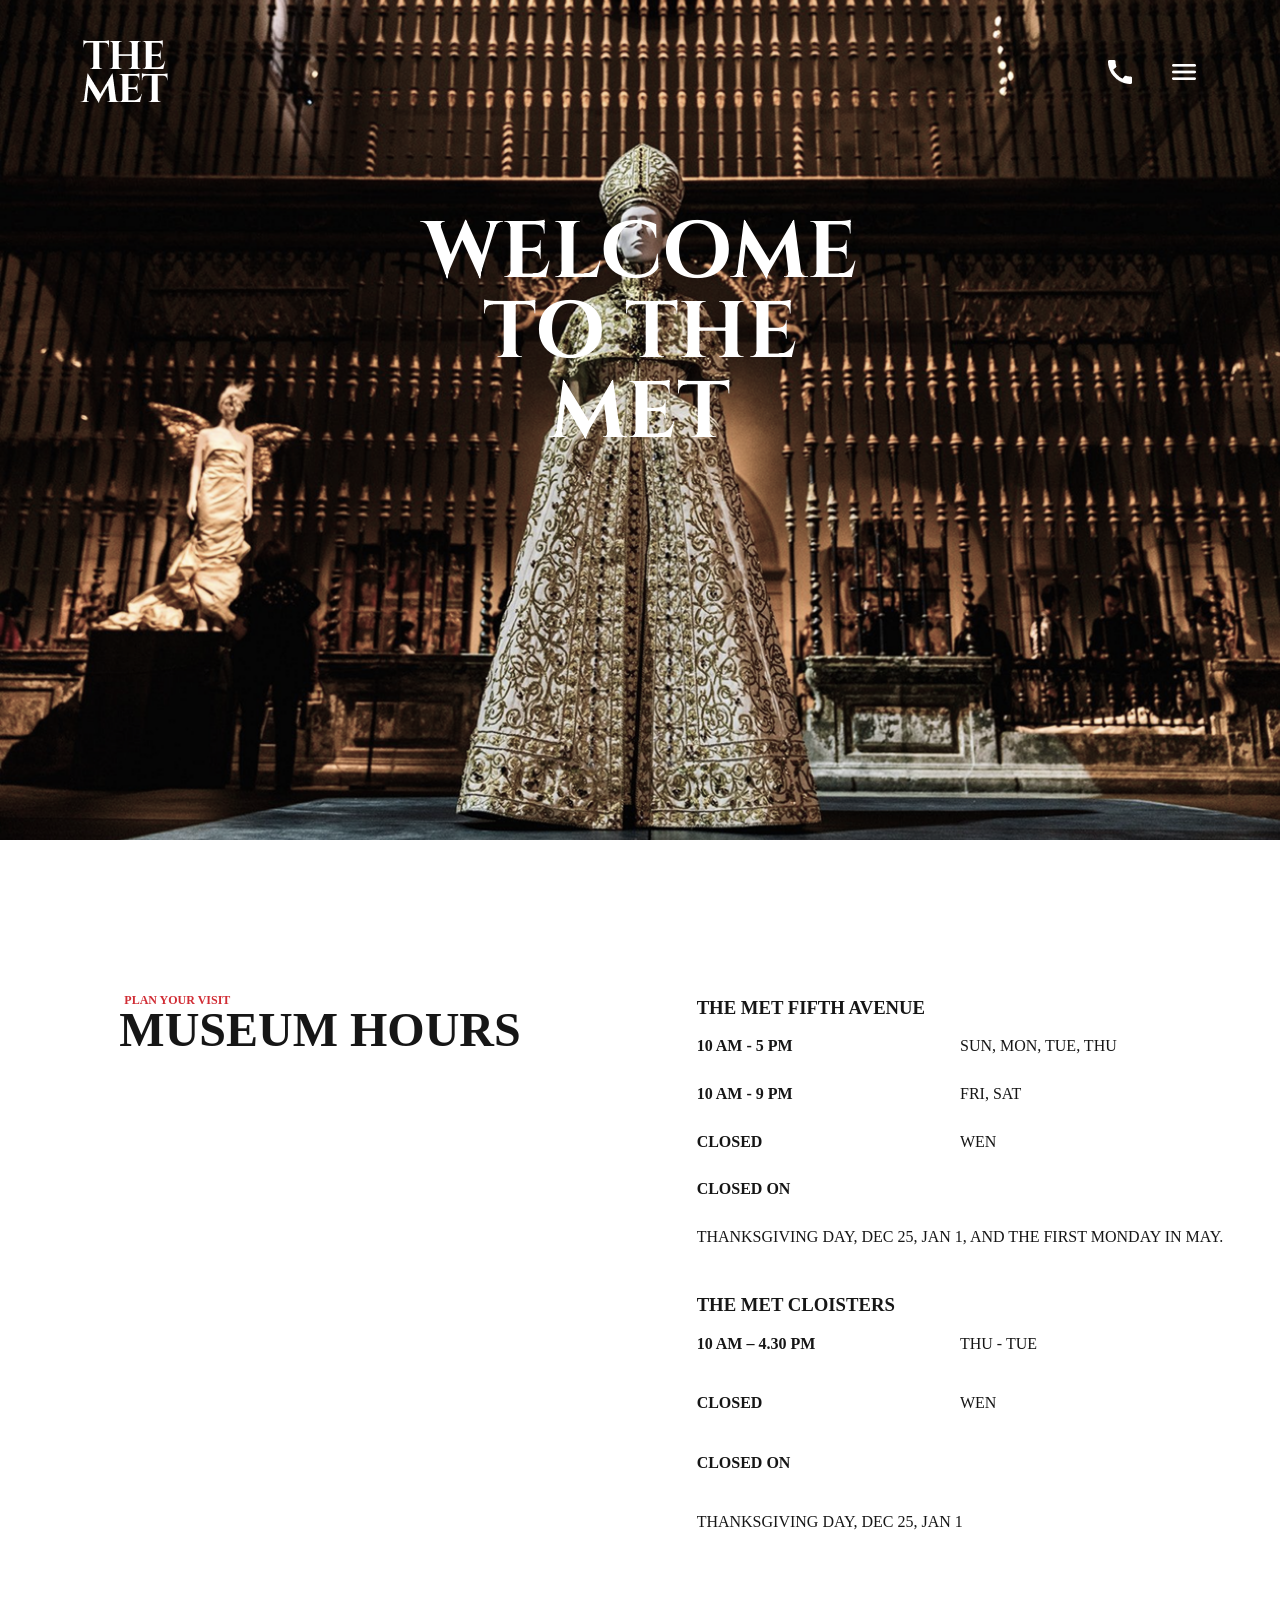
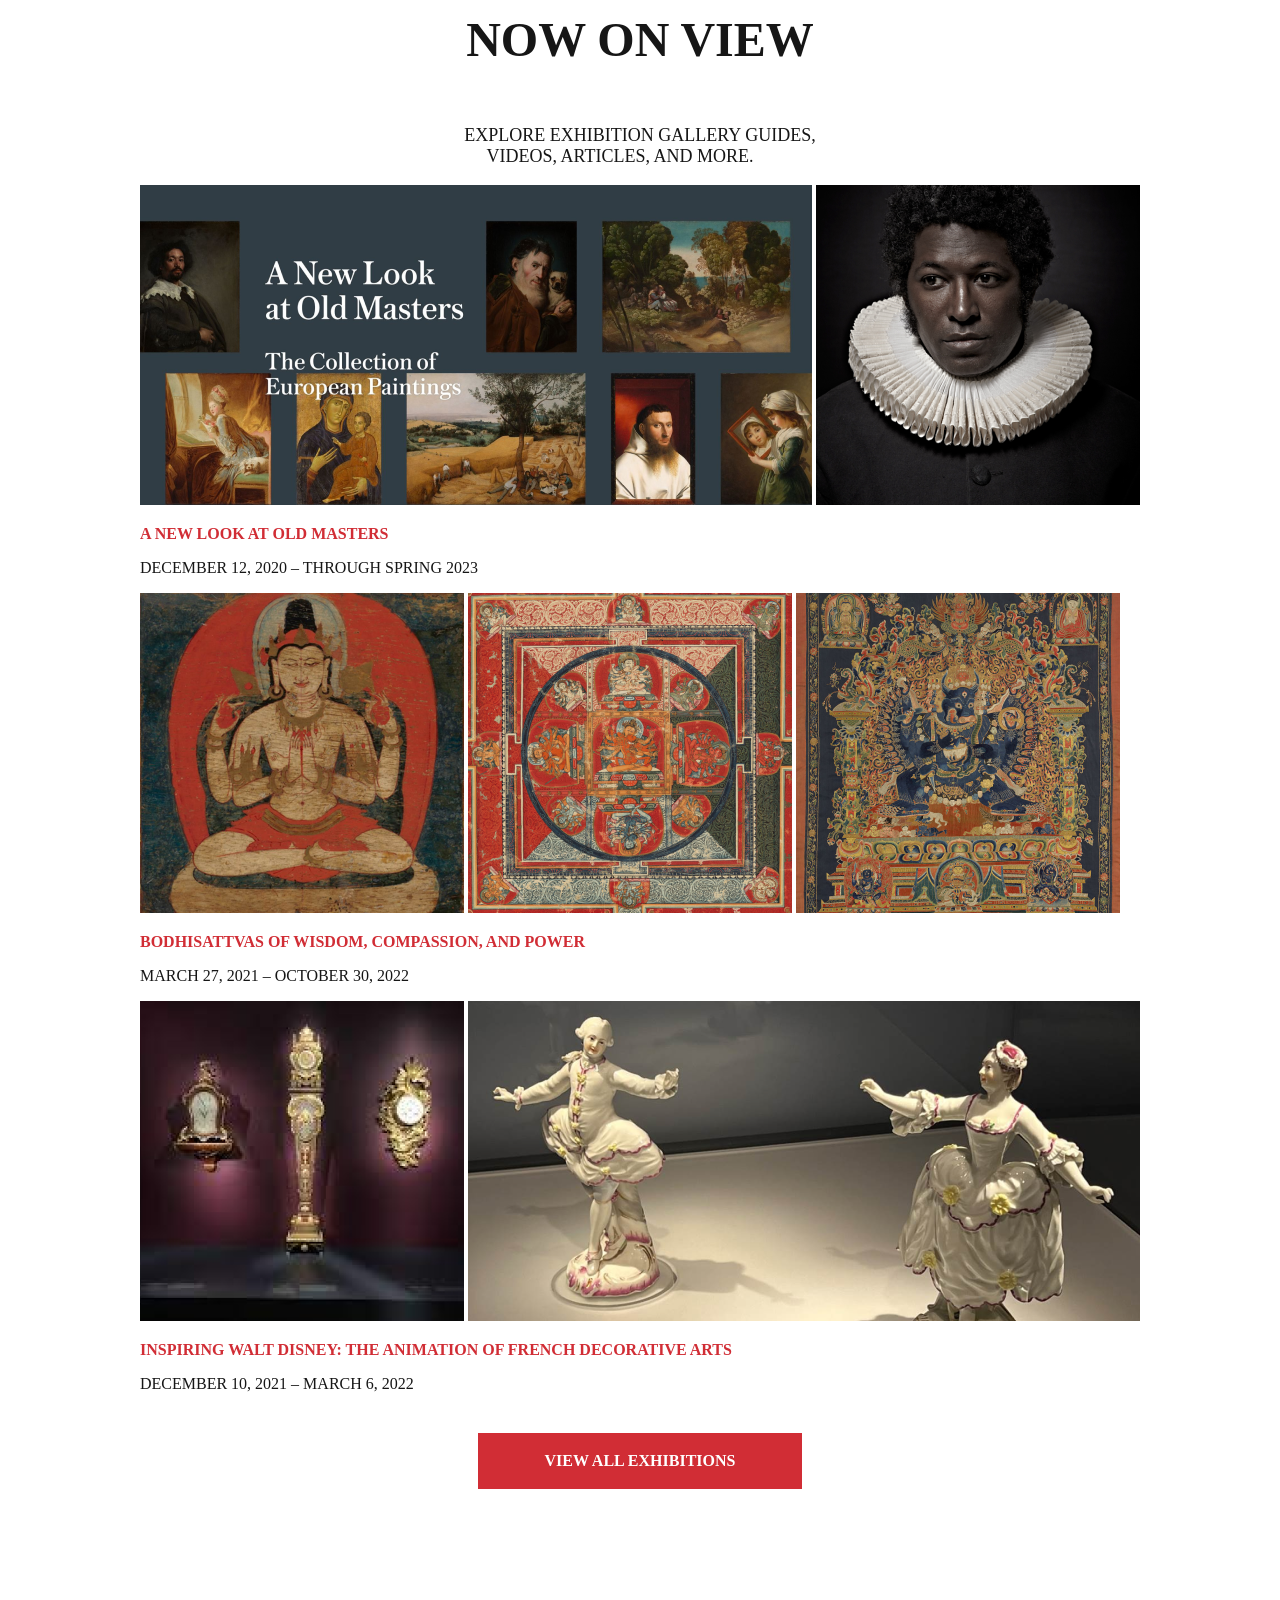
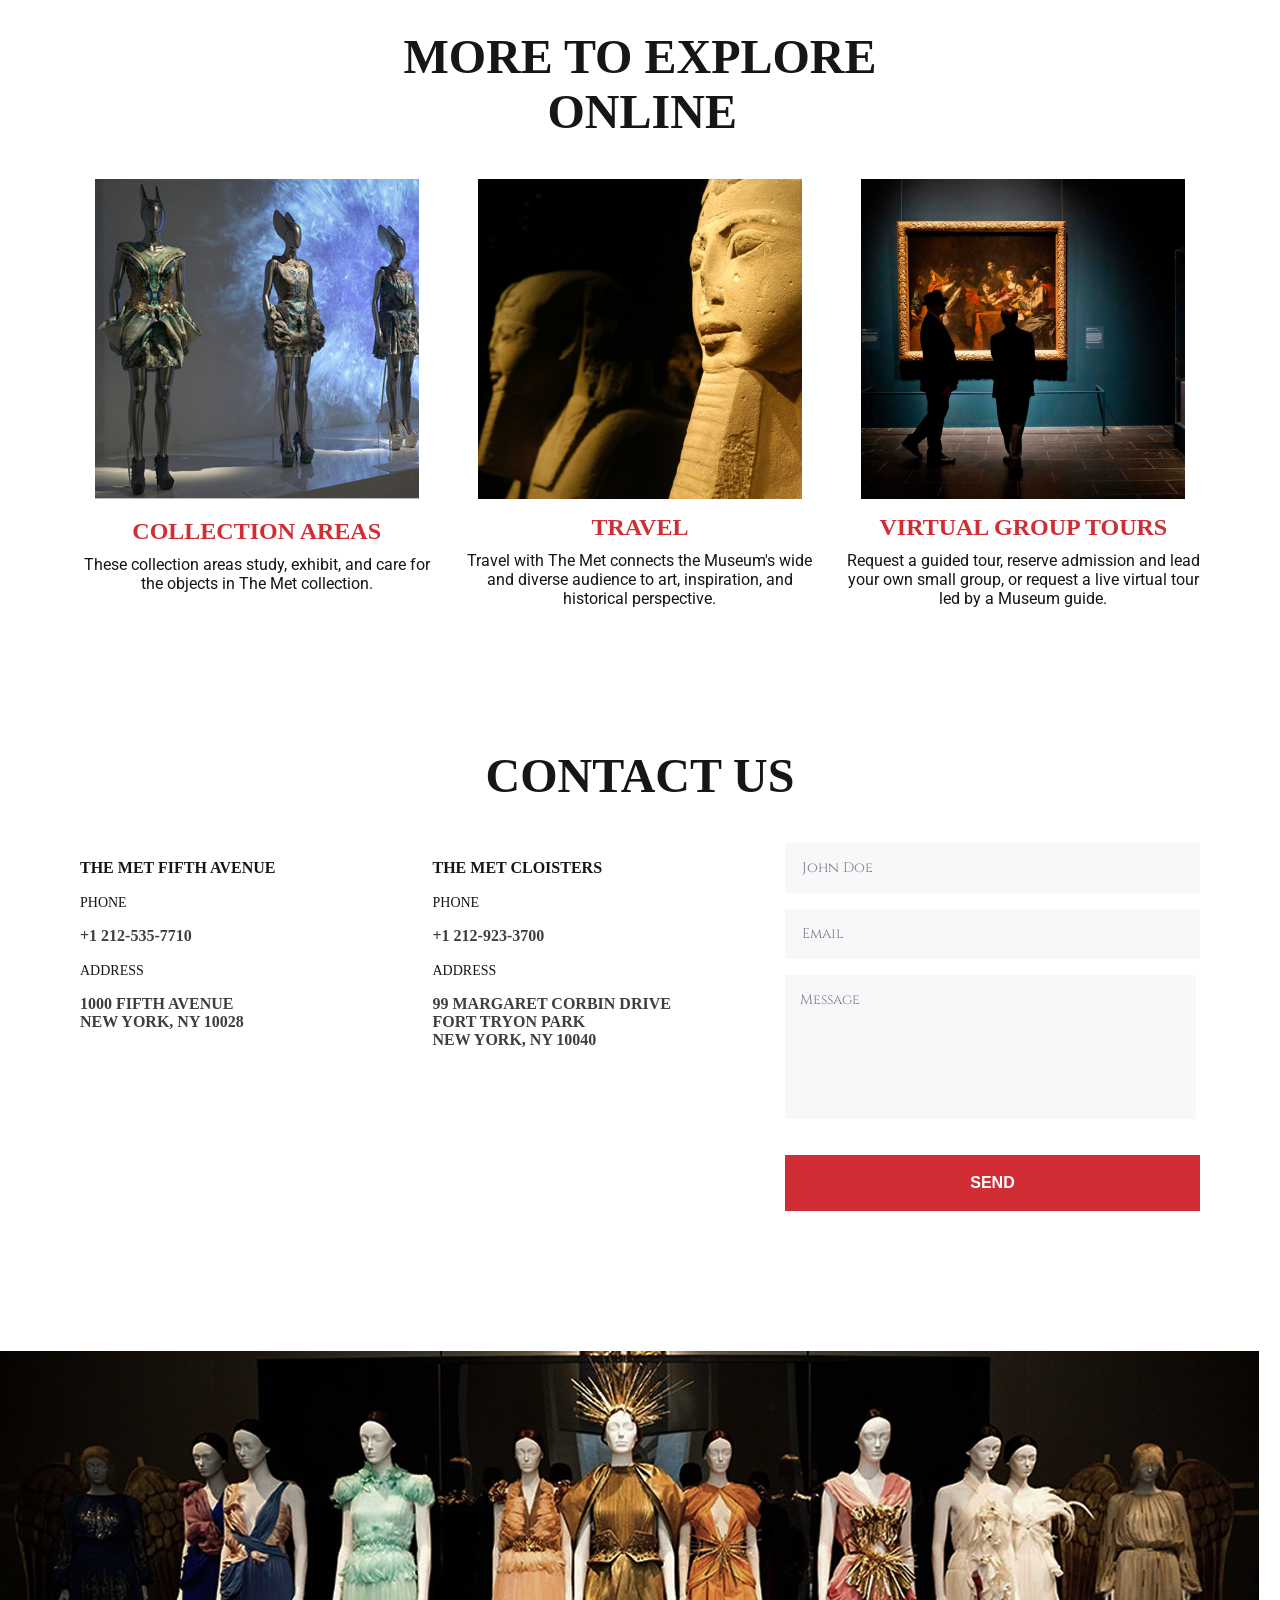
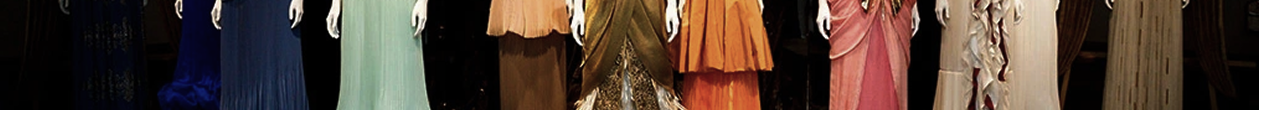
<file: index.html>
<!DOCTYPE html><html lang=en><meta charset=UTF-8><meta name=viewport content="width=device-width, initial-scale=1.0"><title>THE-MET</title><link rel=stylesheet href=layout_landing-page.43de2b45.css><link rel=preconnect href=https://fonts.googleapis.com><link rel=preconnect href=https://fonts.gstatic.com><link href="https://fonts.googleapis.com/css2?family=Cinzel:wght@400..900&amp;family=Roboto:ital,wght@0,100..900;1,100..900&amp;display=swap" rel=stylesheet><link rel=icon href=Logo.404f5e70.png><script src=layout_landing-page.810d2557.js defer></script><body class=page>
    <section class=hero id=hero>
      <header class=hero__header>
        <div class=hero__container>
          <div class=hero__container_logo>
            <a href=index.html class=hero__logo_link>
              <img src=Logo.404f5e70.png alt="The MET Logo" class=hero__logo>
            </a>
          </div>

          <div id=myNav class=hero__overlay>
            <div class=hero__overlay_content_container>
              <a class=hero__overlay_closebtn onclick=closeNav()>
                ×
              </a>

              <div class=hero__overlay_logo>
                <a href=index.html class=hero__logo_link>
                  <img src=Logo.404f5e70.png alt="The MET Logo" class="hero__logo hero__logo_overlay">
                </a>
              </div>
            </div>

            <div class=hero__overlay_content>
              <a href=#hero class=hero__link>
                Home
              </a>
              <a href=#opening class=hero__link>
                About us
              </a>
              <a href=#gallery class=hero__link>
                Gallery
              </a>
              <a href=#cards class=hero__link>
                Explore Online
              </a>
              <a href=#contacts class=hero__link>
                Contacts
              </a>
            </div>

            <div class=hero__overlay_contacts>
              <p class=hero__overlay_contacts_text>The Met Fifth Avenue</p>
              <a href=tel:+12125357710 class="hero__link hero__link_contacts hero__link_phone">
                +1 212-535-7710
              </a>
              <p class=hero__overlay_contacts_text>The Met Cloisters</p>
              <a href=tel:+12129233700 class="hero__link hero__link_contacts hero__link_email">
                +1 212-923-3700
              </a>
              <p class=hero__overlay_contacts_callOrder>Call to order</p>
            </div>
          </div>

          <div class=hero__nav>
            <span onmouseover=hoverBtn() class="call_btn hero__nav_link">
              <img class="hero__btn hero__btn_call" src=Icon-Phone-call.fa49567a.png alt="Menu Icon">
            </span>

            <span onclick=openNav() class=hero__nav_link>
              <a href=#myNav>
                <img class="hero__btn hero__btn_overlay" src=Icon-Burger-menu.7ca0a5cc.png alt="Menu Icon">
              </a>
            </span>
          </div>
        </div>
      </header>

      <div class=hero__text>
        <h1 class=hero__title>Welcome to The MET</h1>
      </div>
    </section>

    <section class=opening id=opening>
      <div class=opening__container>
        <div class=opening__text_main>
          <h2 class=opening__title>Museum Hours</h2>
          <span class=opening__title_span>Plan Your Visit</span>
        </div>

        <div class="opening__text_container opening__text_container-avenue">
          <h3 class=opening__text-avenue>The Met Fifth Avenue</h3>

          <div class="first opening__time">10 am - 5 pm</div>
          <div class="opening__time_text second">Sun, Mon, Tue, Thu</div>
          <div class="opening__time third">10 am - 9 pm</div>
          <div class="fourth opening__time_text">Fri, Sat</div>
          <div class="fifth opening__time">Closed</div>
          <div class="opening__time_text sixth">Wen</div>
          <div class="opening__time seventh">Closed on</div>
          <div class="eighth opening__time_text">
            Thanksgiving Day, Dec 25, Jan 1, and the first Monday in May.
          </div>
        </div>

        <div class="opening__text_container opening__text_container-cloisters">
          <h3 class="firstc opening__text">The Met Cloisters</h3>

          <div class="opening__time secondc">10 am – 4.30 pm</div>
          <div class="opening__time_text thirdc">Thu - Tue</div>
          <div class="fourthc opening__time">Closed</div>
          <div class="fifthc opening__time_text">Wen</div>
          <div class="opening__time sixthc">Closed on</div>
          <div class="opening__time_text seventhc">
            Thanksgiving Day, Dec 25, Jan 1
          </div>
        </div>
      </div>
    </section>

    <section class=gallery id=gallery>
      <div class=gallery__container>
        <h2 class=gallery__title>Now on view</h2>
        <p class=gallery__subtitle>
          Explore exhibition gallery guides,
          <br>
            videos, articles, and more.
        </p>

        <div class=gallery__grid>
          <div class="gallery__item gallery__item1">
            <div class=gallery__item1_left>
              <a href=#>
                <img src=1_photo.3bff90c4.png alt="Gallery Image 1" class="gallery__img img_1-l">
              </a>
            </div>

            <div class=gallery__item1_right>
              <img src=1_photo_right.db6d45d6.png alt="Gallery Image 1.2" class="gallery__img img_1-r">
            </div>

            <div class=gallery__img_text>
              <h3 class=gallery__img_title>A New Look at Old Masters</h3>
              <p class=gallery__img_description>
                December 12, 2020 – Through Spring 2023
              </p>
            </div>
          </div>

          <div class="gallery__item gallery__item2">
            <img src=2_photo_left.e77c26b8.png alt="Gallery Image 2" class="gallery__img img_1x">

            <img src=2_photo_center.1ca48dc0.png alt="Gallery Image 2.1" class="gallery__img img_1x">

            <img src=2_photo_right.e62effed.png alt="Gallery Image 2.2" class="gallery__img img_1x" id=inv-img>

            <div class=gallery__img_text>
              <h3 class=gallery__img_title>
                Bodhisattvas of Wisdom, Compassion, and Power
              </h3>
              <p class=gallery__img_description>
                March 27, 2021 – October 30, 2022
              </p>
            </div>
          </div>

          <div class="gallery__item gallery__item3">
            <div class=gallery__item3_left>
              <img src=3_photo_left.0efa8d58.png alt="Gallery Image 3" class="gallery__img img_1x img_3-l" id=mini-img>
            </div>

            <div class=gallery__item3_right>
              <img src=3_photo.bd3e09e6.png alt="Gallery Image 3" class="gallery__img img_2x img_3-r">
            </div>

            <div class=gallery__img_text>
              <h3 class=gallery__img_title>
                Inspiring Walt Disney: The Animation of French Decorative Arts
              </h3>
              <p class=gallery__img_description>
                December 10, 2021 – March 6, 2022
              </p>
            </div>
          </div>

          <div class=gallery__btn_container>
            <a href=# class=gallery__btn>
              View all exhibitions
            </a>
          </div>
        </div>
      </div>
    </section>

    <section class=cards id=cards>
      <h2 class=cards__title_main>
        More to Explore
        <br>
           online
      </h2>
      <div class=cards__container>
        <div class="cards__item cards__item1">
          <a href=#>
            <img src=1_person.e1bd8580.png alt="Card Image 1" class=cards__img>
          </a>
          <h3 class=cards__title>Collection Areas</h3>
          <p class=cards__text>
            These collection areas study, exhibit, and care for the objects in
            The Met collection.
          </p>
        </div>

        <div class="cards__item cards__item2">
          <img src=2_person.d234bd1d.png alt="Card Image 2" class=cards__img>
          <h3 class=cards__title>Travel</h3>
          <p class=cards__text>
            Travel with The Met connects the Museum's wide and diverse audience
            to art, inspiration, and historical perspective.
          </p>
        </div>

        <div class="cards__item cards__item3">
          <img src=3_person.ba8b8e15.png alt="Card Image 3" class=cards__img>
          <h3 class=cards__title>Virtual group tours</h3>
          <p class=cards__text>
            Request a guided tour, reserve admission and lead your own small
            group, or request a live virtual tour led by a Museum guide.
          </p>
        </div>
      </div>
    </section>

    <section class=contacts id=contacts>
      <div class=contacts__container>
        <div class=contacts__text_main>
          <h2 class=contacts__title>Contact us</h2>
        </div>

        <div class=contacts__address_container>
          <div class="contacts__address_item contacts__address_item-1">
            <h3 class=contacts__address_title>The Met Fifth Avenue</h3>
            <span class=contacts__title_span>Phone</span>
            <a href=tel:+12125357710 class=contacts__address_link>
              <h3 class=contacts__address_phone>+1 212-535-7710</h3>
            </a>
            <span class=contacts__title_span>Address</span>
            <a href=https://www.google.com/maps/place/1000+5th+Ave,+New+York,+NY+10028,+Spojen%C3%A9+%C5%A1t%C3%A1ty+americk%C3%A9/@40.7794366,-73.9658189,17z/ target=_blank>
              <p class=contacts__address_text>
                1000 Fifth Avenue
                <br>
                New York, NY 10028
              </p>
            </a>
          </div>

          <div class="contacts__address_item contacts__address_item-2">
            <h3 class=contacts__address_title>The Met Cloisters</h3>
            <span class=contacts__title_span>Phone</span>
            <a href=tel:+12129233700 class=contacts__address_link>
              <h3 class=contacts__address_phone>+1 212-923-3700</h3>
            </a>
            <span class=contacts__title_span>Address</span>
            <a href="https://www.google.com/maps/place/The+Met+Cloisters/@40.8648628,-73.9343023,17z/data=!3m1!4b1!4m6!3m5!1s0x89c2f40170f2a62b:0x9191e7fa95df29ad!8m2!3d40.8648628!4d-73.9317274!16zL20vMDFyczdi" target=_blank>
              <p class=contacts__address_text>
                99 Margaret Corbin Drive
                <br>
                Fort Tryon Park
                <br>
                New York, NY 10040
              </p>
            </a>
          </div>

          <div class=contacts__form_container>
            <form action=# class=contacts__form onsubmit="this.reset(); return false">
              <input class=contacts__input placeholder="John Doe" required>
              <input type=email class=contacts__input placeholder=Email required>
              <textarea class=contacts__textarea placeholder=Message required></textarea>
              <button class=contacts__btn>
                Send
              </button>
            </form>
          </div>
        </div>
      </div>
    </section>

    <footer class=footer>
      <div class=footer__container>
        <a href=index.html class=footer__logo_link>
          <img src=footer.8242631f.png alt="The MET Logo" class=footer__logo>
        </a>
      </div>
    </footer>
</file>
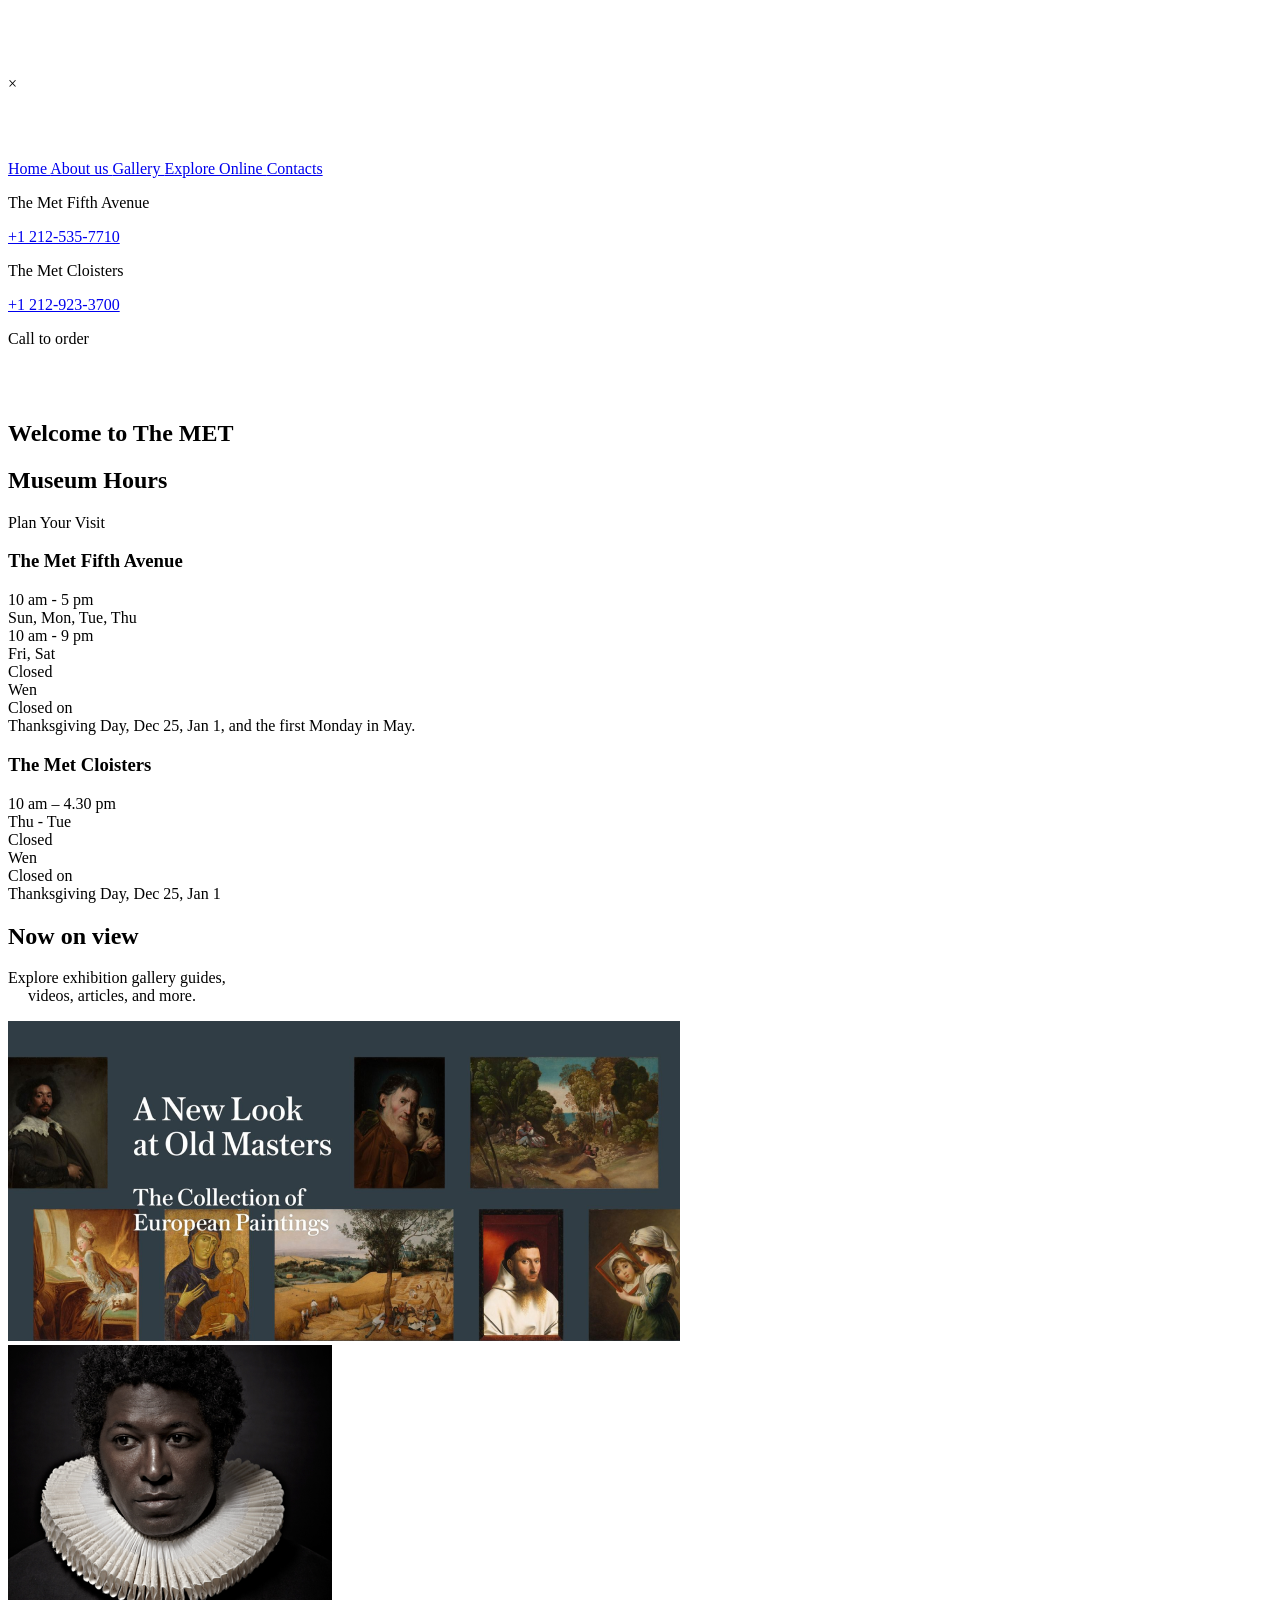
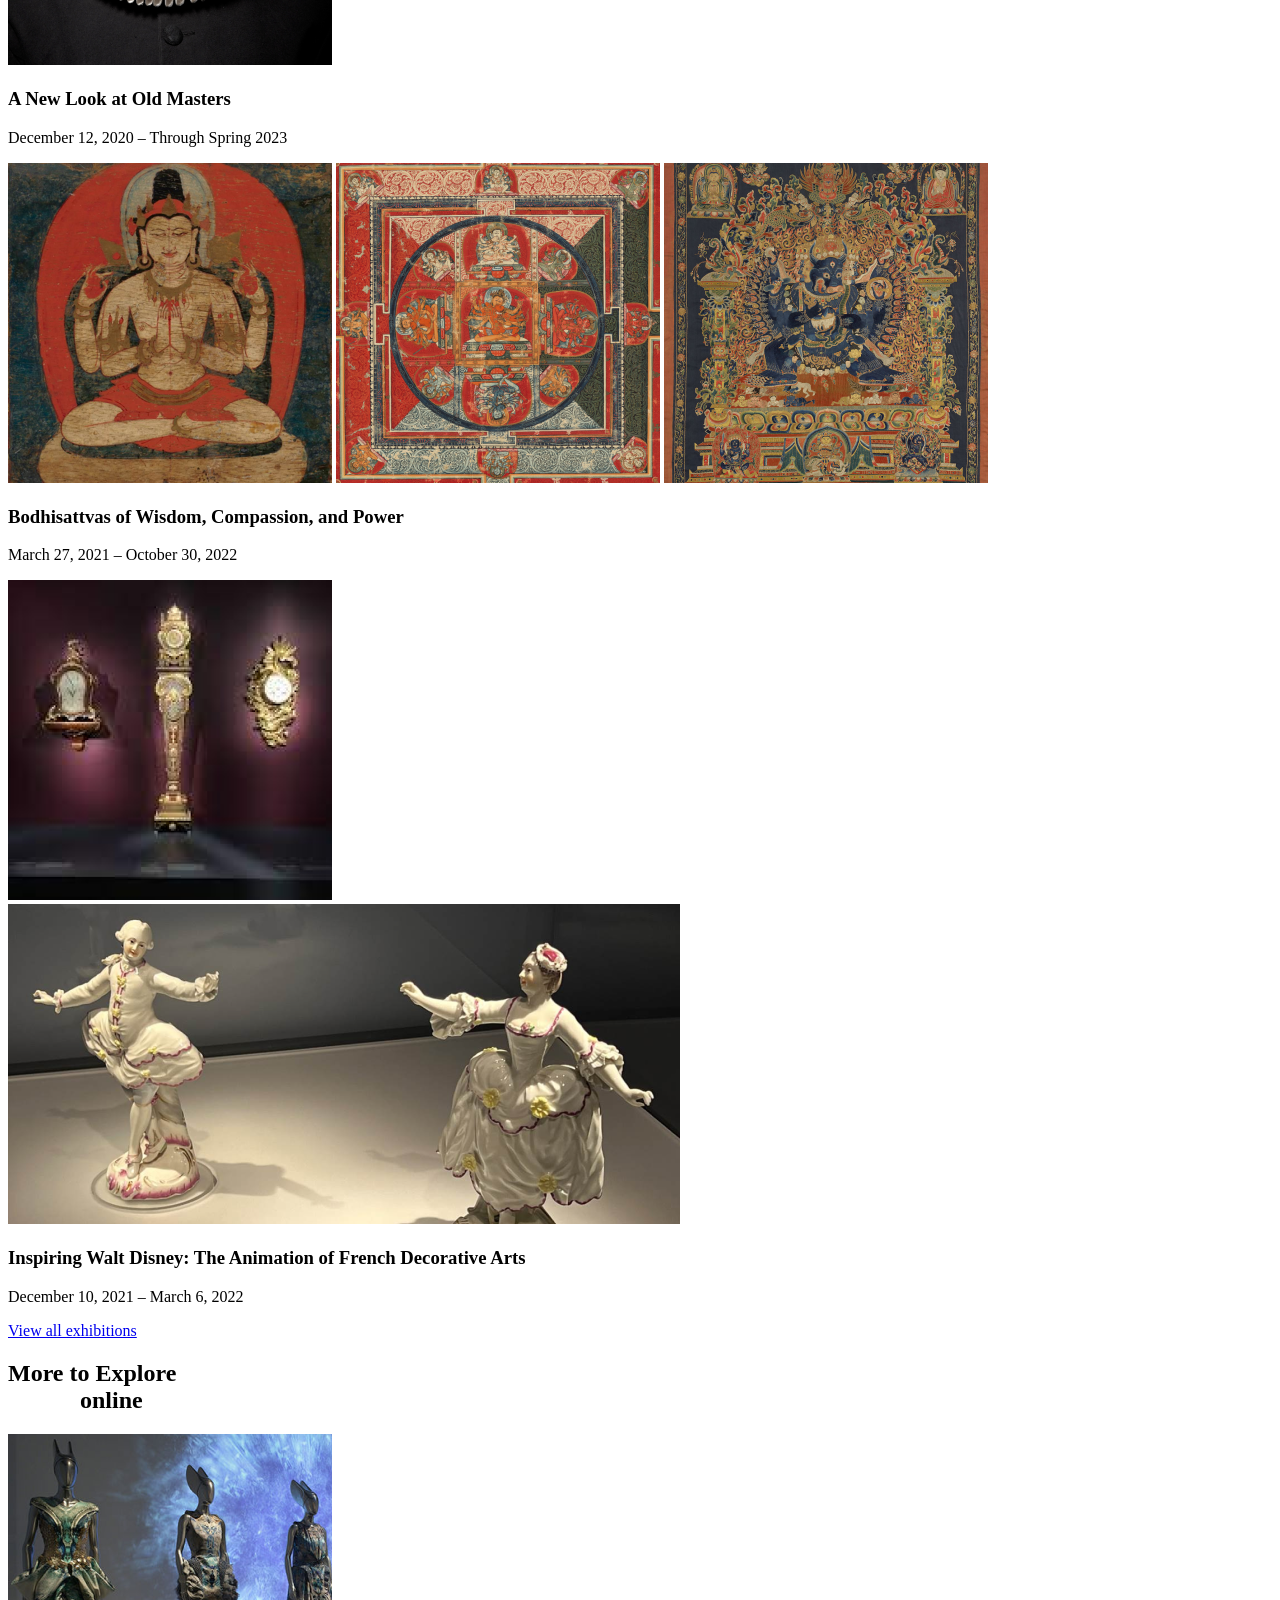
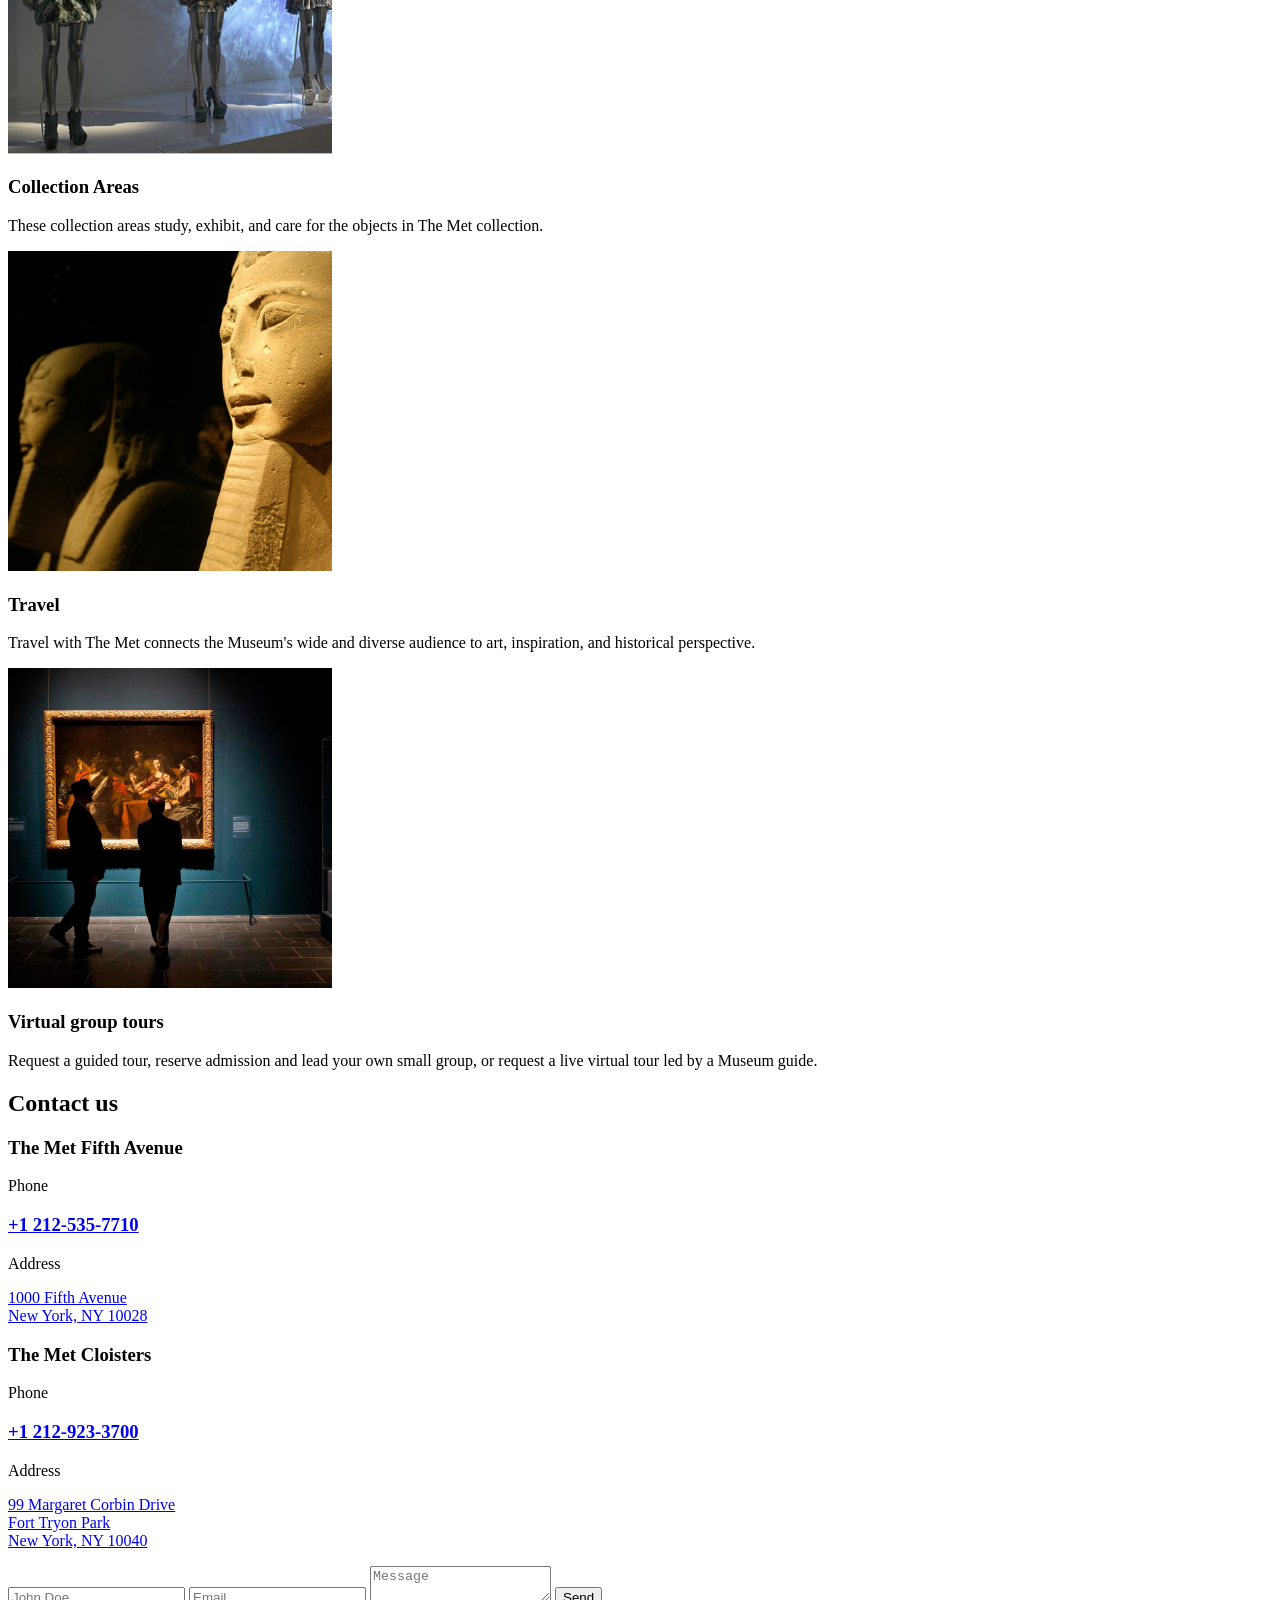
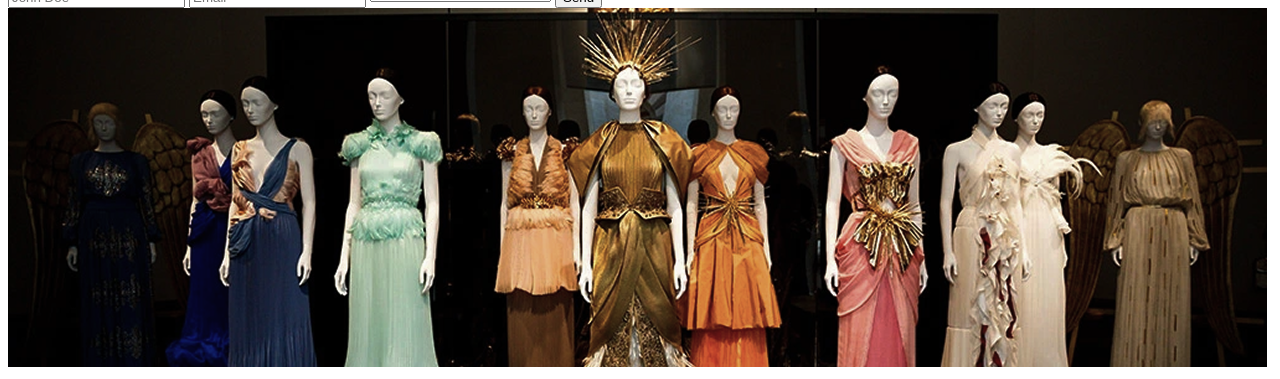
<file: src/index.html>
<!doctype html>
<html lang="en">
  <head>
    <meta charset="UTF-8" />
    <meta
      name="viewport"
      content="width=device-width, initial-scale=1.0"
    />
    <title>THE-MET</title>
    <link
      rel="stylesheet"
      href="./styles/main.scss"
    />
    <link
      rel="preconnect"
      href="https://fonts.googleapis.com"
    />
    <link
      rel="preconnect"
      href="https://fonts.gstatic.com"
    />
    <link
      href="https://fonts.googleapis.com/css2?family=Cinzel:wght@400..900&family=Roboto:ital,wght@0,100..900;1,100..900&display=swap"
      rel="stylesheet"
    />
    <link
      rel="icon"
      href="./images/Logo.png"
    />
    <script
      src="scripts/main.js"
      defer
    ></script>
  </head>

  <body class="page">
    <section
      class="hero"
      id="hero"
    >
      <header class="hero__header">
        <div class="hero__container">
          <div class="hero__container_logo">
            <a
              href="index.html"
              class="hero__logo_link"
            >
              <img
                src="./images/Logo.png"
                alt="The MET Logo"
                class="hero__logo"
              />
            </a>
          </div>

          <div
            id="myNav"
            class="hero__overlay"
          >
            <div class="hero__overlay_content_container">
              <a
                class="hero__overlay_closebtn"
                onclick="closeNav()"
              >
                &times;
              </a>

              <div class="hero__overlay_logo">
                <a
                  href="index.html"
                  class="hero__logo_link"
                >
                  <img
                    src="./images/Logo.png"
                    alt="The MET Logo"
                    class="hero__logo hero__logo_overlay"
                  />
                </a>
              </div>
            </div>

            <div class="hero__overlay_content">
              <a
                href="#hero"
                class="hero__link"
              >
                Home
              </a>
              <a
                href="#opening"
                class="hero__link"
              >
                About us
              </a>
              <a
                href="#gallery"
                class="hero__link"
              >
                Gallery
              </a>
              <a
                href="#cards"
                class="hero__link"
              >
                Explore Online
              </a>
              <a
                href="#contacts"
                class="hero__link"
              >
                Contacts
              </a>
            </div>

            <div class="hero__overlay_contacts">
              <p class="hero__overlay_contacts_text">The Met Fifth Avenue</p>
              <a
                href="tel:+12125357710"
                class="hero__link hero__link_contacts hero__link_phone"
              >
                +1 212-535-7710
              </a>
              <p class="hero__overlay_contacts_text">The Met Cloisters</p>
              <a
                href="tel:+12129233700"
                class="hero__link hero__link_contacts hero__link_email"
              >
                +1 212-923-3700
              </a>
              <p class="hero__overlay_contacts_callOrder">Call to order</p>
            </div>
          </div>

          <div class="hero__nav">
            <span
              onmouseover="hoverBtn()"
              class="hero__nav_link call_btn"
            >
              <img
                class="hero__btn hero__btn_call"
                src="./images/Icon-Phone-call.png"
                alt="Menu Icon"
              />
            </span>

            <span
              onclick="openNav()"
              class="hero__nav_link"
            >
              <a href="#myNav">
                <img
                  class="hero__btn hero__btn_overlay"
                  src="./images/Icon-Burger-menu.png"
                  alt="Menu Icon"
                />
              </a>
            </span>
          </div>
        </div>
      </header>

      <div class="hero__text">
        <h1 class="hero__title">Welcome to The MET</h1>
      </div>
    </section>

    <section
      class="opening"
      id="opening"
    >
      <div class="opening__container">
        <div class="opening__text_main">
          <h2 class="opening__title">Museum Hours</h2>
          <span class="opening__title_span">Plan Your Visit</span>
        </div>

        <div class="opening__text_container opening__text_container-avenue">
          <h3 class="opening__text-avenue">The Met Fifth Avenue</h3>

          <div class="opening__time first">10 am - 5 pm</div>
          <div class="opening__time_text second">Sun, Mon, Tue, Thu</div>
          <div class="opening__time third">10 am - 9 pm</div>
          <div class="opening__time_text fourth">Fri, Sat</div>
          <div class="opening__time fifth">Closed</div>
          <div class="opening__time_text sixth">Wen</div>
          <div class="opening__time seventh">Closed on</div>
          <div class="opening__time_text eighth">
            Thanksgiving Day, Dec 25, Jan 1, and the first Monday in May.
          </div>
        </div>

        <div class="opening__text_container opening__text_container-cloisters">
          <h3 class="opening__text firstc">The Met Cloisters</h3>

          <div class="opening__time secondc">10 am – 4.30 pm</div>
          <div class="opening__time_text thirdc">Thu - Tue</div>
          <div class="opening__time fourthc">Closed</div>
          <div class="opening__time_text fifthc">Wen</div>
          <div class="opening__time sixthc">Closed on</div>
          <div class="opening__time_text seventhc">
            Thanksgiving Day, Dec 25, Jan 1
          </div>
        </div>
      </div>
    </section>

    <section
      class="gallery"
      id="gallery"
    >
      <div class="gallery__container">
        <h2 class="gallery__title">Now on view</h2>
        <p class="gallery__subtitle">
          Explore exhibition gallery guides,
          <br />
          &emsp; videos, articles, and more.
        </p>

        <div class="gallery__grid">
          <div class="gallery__item gallery__item1">
            <div class="gallery__item1_left">
              <a href="#">
                <img
                  src="./images/1_photo.png"
                  alt="Gallery Image 1"
                  class="gallery__img img_1-l"
                />
              </a>
            </div>

            <div class="gallery__item1_right">
              <img
                src="./images/1_photo_right.png"
                alt="Gallery Image 1.2"
                class="gallery__img img_1-r"
              />
            </div>

            <div class="gallery__img_text">
              <h3 class="gallery__img_title">A New Look at Old Masters</h3>
              <p class="gallery__img_description">
                December 12, 2020 – Through Spring 2023
              </p>
            </div>
          </div>

          <div class="gallery__item gallery__item2">
            <img
              src="./images/2_photo_left.png"
              alt="Gallery Image 2"
              class="gallery__img img_1x"
            />

            <img
              src="./images/2_photo_center.png"
              alt="Gallery Image 2.1"
              class="gallery__img img_1x"
            />

            <img
              src="./images/2_photo_right.png"
              alt="Gallery Image 2.2"
              class="gallery__img img_1x"
              id="inv-img"
            />

            <div class="gallery__img_text">
              <h3 class="gallery__img_title">
                Bodhisattvas of Wisdom, Compassion, and Power
              </h3>
              <p class="gallery__img_description">
                March 27, 2021 – October 30, 2022
              </p>
            </div>
          </div>

          <div class="gallery__item gallery__item3">
            <div class="gallery__item3_left">
              <img
                src="./images/3_photo_left.png"
                alt="Gallery Image 3"
                class="gallery__img img_1x img_3-l"
                id="mini-img"
              />
            </div>

            <div class="gallery__item3_right">
              <img
                src="./images/3_photo.png"
                alt="Gallery Image 3"
                class="gallery__img img_2x img_3-r"
              />
            </div>

            <div class="gallery__img_text">
              <h3 class="gallery__img_title">
                Inspiring Walt Disney: The Animation of French Decorative Arts
              </h3>
              <p class="gallery__img_description">
                December 10, 2021 – March 6, 2022
              </p>
            </div>
          </div>

          <div class="gallery__btn_container">
            <a
              href="#"
              class="gallery__btn"
            >
              View all exhibitions
            </a>
          </div>
        </div>
      </div>
    </section>

    <section
      class="cards"
      id="cards"
    >
      <h2 class="cards__title_main">
        More to Explore
        <br />
        &emsp;&emsp;&emsp;online
      </h2>
      <div class="cards__container">
        <div class="cards__item cards__item1">
          <a href="#">
            <img
              src="./images/1_person.png"
              alt="Card Image 1"
              class="cards__img"
            />
          </a>
          <h3 class="cards__title">Collection Areas</h3>
          <p class="cards__text">
            These collection areas study, exhibit, and care for the objects in
            The Met collection.
          </p>
        </div>

        <div class="cards__item cards__item2">
          <img
            src="./images/2_person.png"
            alt="Card Image 2"
            class="cards__img"
          />
          <h3 class="cards__title">Travel</h3>
          <p class="cards__text">
            Travel with The Met connects the Museum's wide and diverse audience
            to art, inspiration, and historical perspective.
          </p>
        </div>

        <div class="cards__item cards__item3">
          <img
            src="./images/3_person.png"
            alt="Card Image 3"
            class="cards__img"
          />
          <h3 class="cards__title">Virtual group tours</h3>
          <p class="cards__text">
            Request a guided tour, reserve admission and lead your own small
            group, or request a live virtual tour led by a Museum guide.
          </p>
        </div>
      </div>
    </section>

    <section
      class="contacts"
      id="contacts"
    >
      <div class="contacts__container">
        <div class="contacts__text_main">
          <h2 class="contacts__title">Contact us</h2>
        </div>

        <div class="contacts__address_container">
          <div class="contacts__address_item contacts__address_item-1">
            <h3 class="contacts__address_title">The Met Fifth Avenue</h3>
            <span class="contacts__title_span">Phone</span>
            <a
              href="tel:+12125357710"
              class="contacts__address_link"
            >
              <h3 class="contacts__address_phone">+1 212-535-7710</h3>
            </a>
            <span class="contacts__title_span">Address</span>
            <a
              href="https://www.google.com/maps/place/1000+5th+Ave,+New+York,+NY+10028,+Spojen%C3%A9+%C5%A1t%C3%A1ty+americk%C3%A9/@40.7794366,-73.9658189,17z/"
              target="_blank"
            >
              <p class="contacts__address_text">
                1000 Fifth Avenue
                <br />
                New York, NY 10028
              </p>
            </a>
          </div>

          <div class="contacts__address_item contacts__address_item-2">
            <h3 class="contacts__address_title">The Met Cloisters</h3>
            <span class="contacts__title_span">Phone</span>
            <a
              href="tel:+12129233700"
              class="contacts__address_link"
            >
              <h3 class="contacts__address_phone">+1 212-923-3700</h3>
            </a>
            <span class="contacts__title_span">Address</span>
            <a
              href="https://www.google.com/maps/place/The+Met+Cloisters/@40.8648628,-73.9343023,17z/data=!3m1!4b1!4m6!3m5!1s0x89c2f40170f2a62b:0x9191e7fa95df29ad!8m2!3d40.8648628!4d-73.9317274!16zL20vMDFyczdi"
              target="_blank"
            >
              <p class="contacts__address_text">
                99 Margaret Corbin Drive
                <br />
                Fort Tryon Park
                <br />
                New York, NY 10040
              </p>
            </a>
          </div>

          <div class="contacts__form_container">
            <form
              action="#"
              class="contacts__form"
              onsubmit="this.reset(); return false"
            >
              <input
                type="text"
                class="contacts__input"
                placeholder="John Doe"
                required
              />
              <input
                type="email"
                class="contacts__input"
                placeholder="Email"
                required
              />
              <textarea
                class="contacts__textarea"
                placeholder="Message"
                required
              ></textarea>
              <button
                type="submit"
                class="contacts__btn"
              >
                Send
              </button>
            </form>
          </div>
        </div>
      </div>
    </section>

    <footer class="footer">
      <div class="footer__container">
        <a
          href="index.html"
          class="footer__logo_link"
        >
          <img
            src="./images/footer.png"
            alt="The MET Logo"
            class="footer__logo"
          />
        </a>
      </div>
    </footer>
  </body>
</html>
</file>
